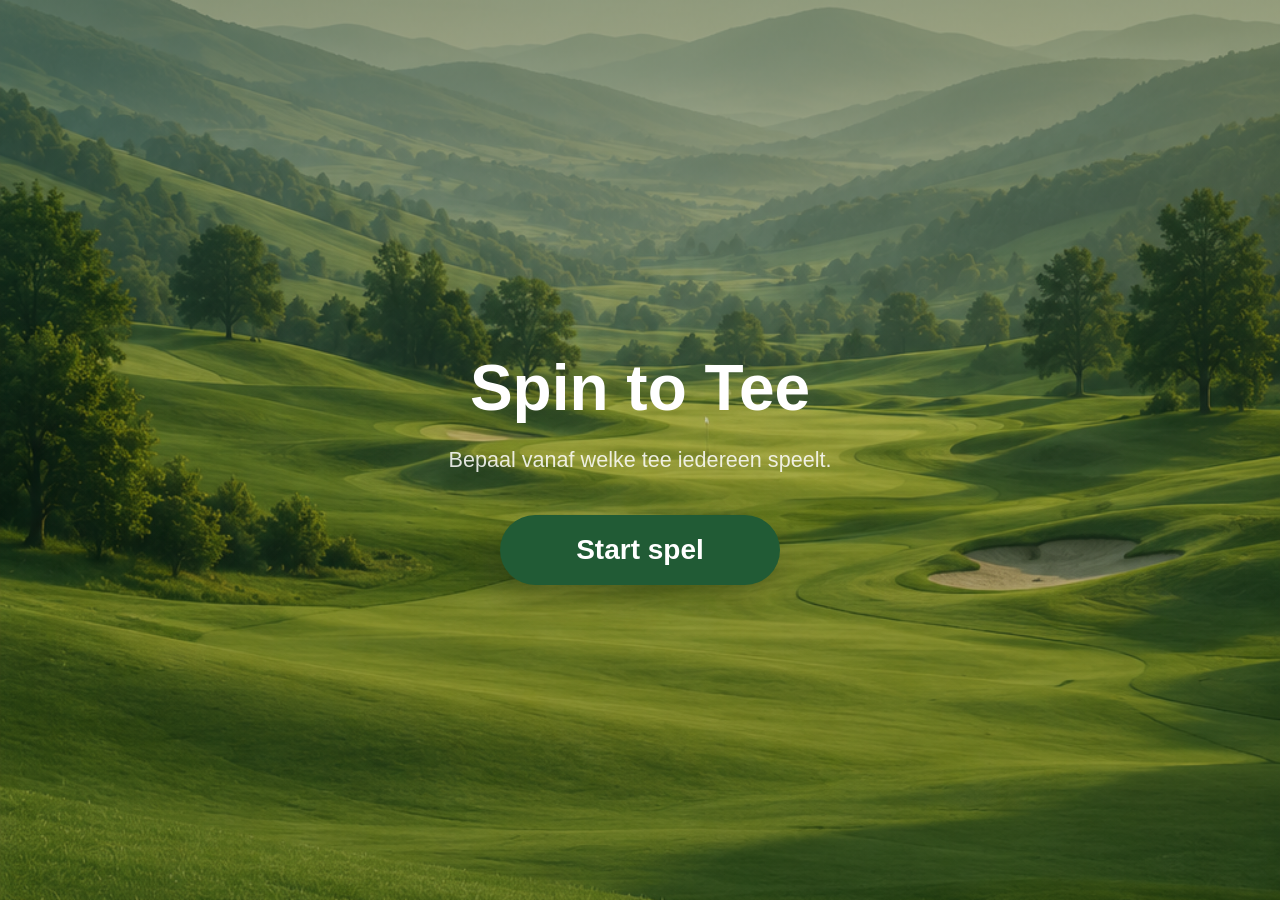
<file: index.html>
<!DOCTYPE html>
<html lang="nl">
<head>

<meta charset="UTF-8">
<meta name="viewport" content="width=device-width, initial-scale=1.0">

<title>Spin to Tee</title>

<link rel="stylesheet" href="css/style.css">
<link rel="stylesheet" href="css/home.css">

</head>

<body>

<main class="page homePage">

    <header class="pageHeader">

        <h1>Spin to Tee</h1>

        <p class="subtitle">
            Bepaal vanaf welke tee iedereen speelt.
        </p>

    </header>

    <button id="startButton">
        Start spel
    </button>

</main>

<script>

localStorage.removeItem("players");
localStorage.removeItem("tees");
localStorage.removeItem("results");
localStorage.removeItem("currentPlayer");

document
.getElementById("startButton")
.addEventListener("click", () => {

    localStorage.removeItem("players");
    localStorage.removeItem("tees");
    localStorage.removeItem("results");
    localStorage.removeItem("currentPlayer");

    location.href = "spelers.html";

});

</script>

</body>
</html>
</file>
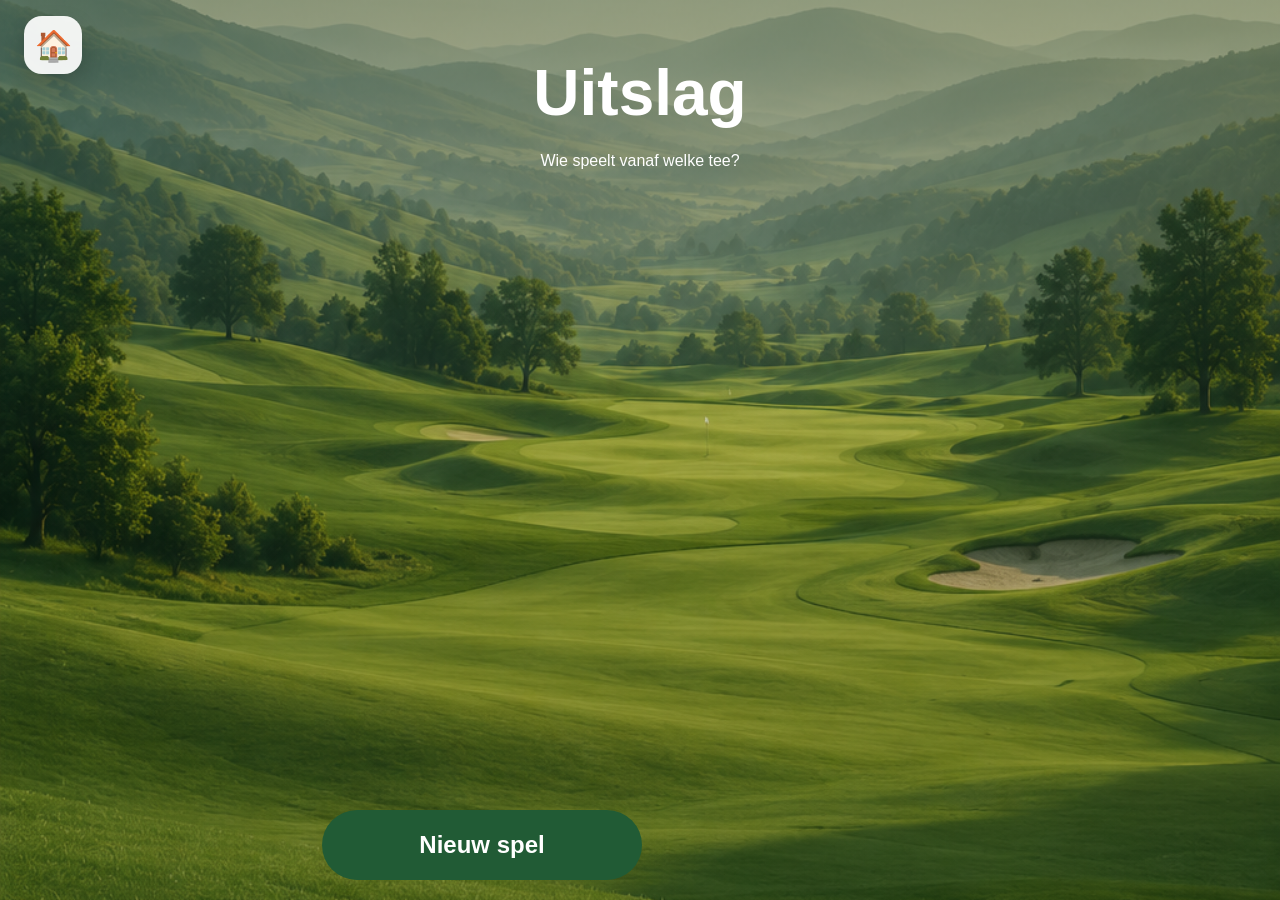
<file: resultaat.html>
<!DOCTYPE html>
<html lang="nl">

<head>

    <meta charset="UTF-8">
    <meta name="viewport" content="width=device-width, initial-scale=1.0">

    <title>Uitslag - Spin to Tee</title>

    <link rel="stylesheet" href="css/style.css">
    <link rel="stylesheet" href="css/spelers.css">
    <link rel="stylesheet" href="css/resultaat.css">

</head>

<body>

    <a href="index.html" class="homeButton">
        🏠
    </a>

    <main class="page resultsPage">

        <header class="pageHeader">

            <h1>Uitslag</h1>

            <p>Wie speelt vanaf welke tee?</p>

        </header>

        <section class="pageContent">

            <div id="results"></div>

        </section>

        <footer class="pageFooter">

            <button id="newGameButton">
                Nieuw spel
            </button>

        </footer>

    </main>

    <script src="js/resultaat.js"></script>

</body>

</html>
</file>
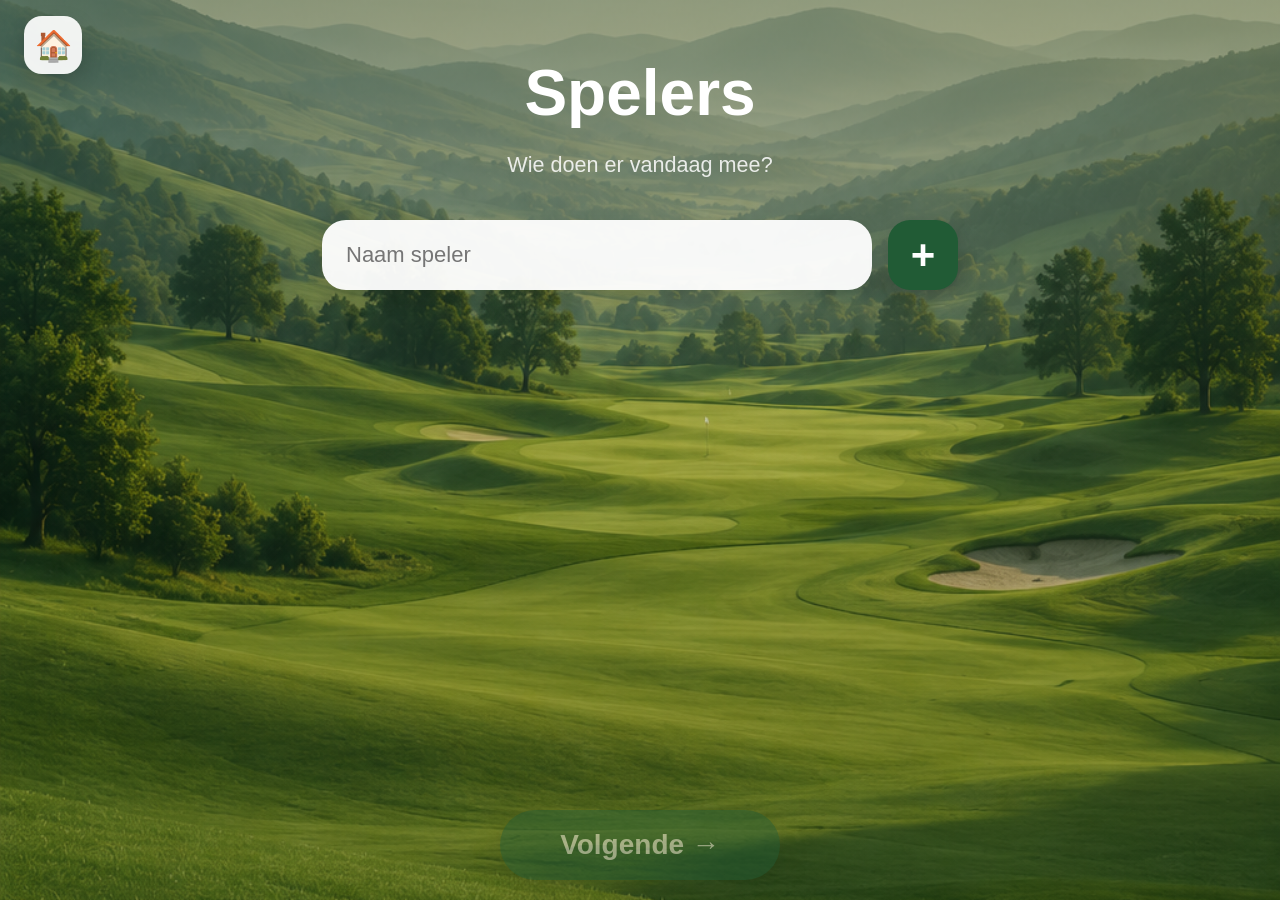
<file: spelers.html>
<!DOCTYPE html>
<html lang="nl">

<head>

<meta charset="UTF-8">
<meta name="viewport" content="width=device-width, initial-scale=1.0">

<title>Spelers - Spin to Tee</title>

<link rel="stylesheet" href="css/style.css">
<link rel="stylesheet" href="css/spelers.css">

</head>

<body>

<a href="index.html" class="homeButton">
    🏠
</a>

<main class="page playersPage">

    <header class="pageHeader">

        <h1>Spelers</h1>

        <p class="subtitle">
            Wie doen er vandaag mee?
        </p>

    </header>

    <section class="pageContent">

        <div class="addPlayer">

            <input
                type="text"
                id="playerInput"
                placeholder="Naam speler">

            <button id="addPlayerButton">
                +
            </button>

        </div>

        <div id="playerList"></div>

    </section>

    <footer class="pageFooter">

        <button
            id="nextButton"
            disabled>

            Volgende →

        </button>

    </footer>

</main>

<script src="js/spelers.js"></script>

</body>
</html>
</file>
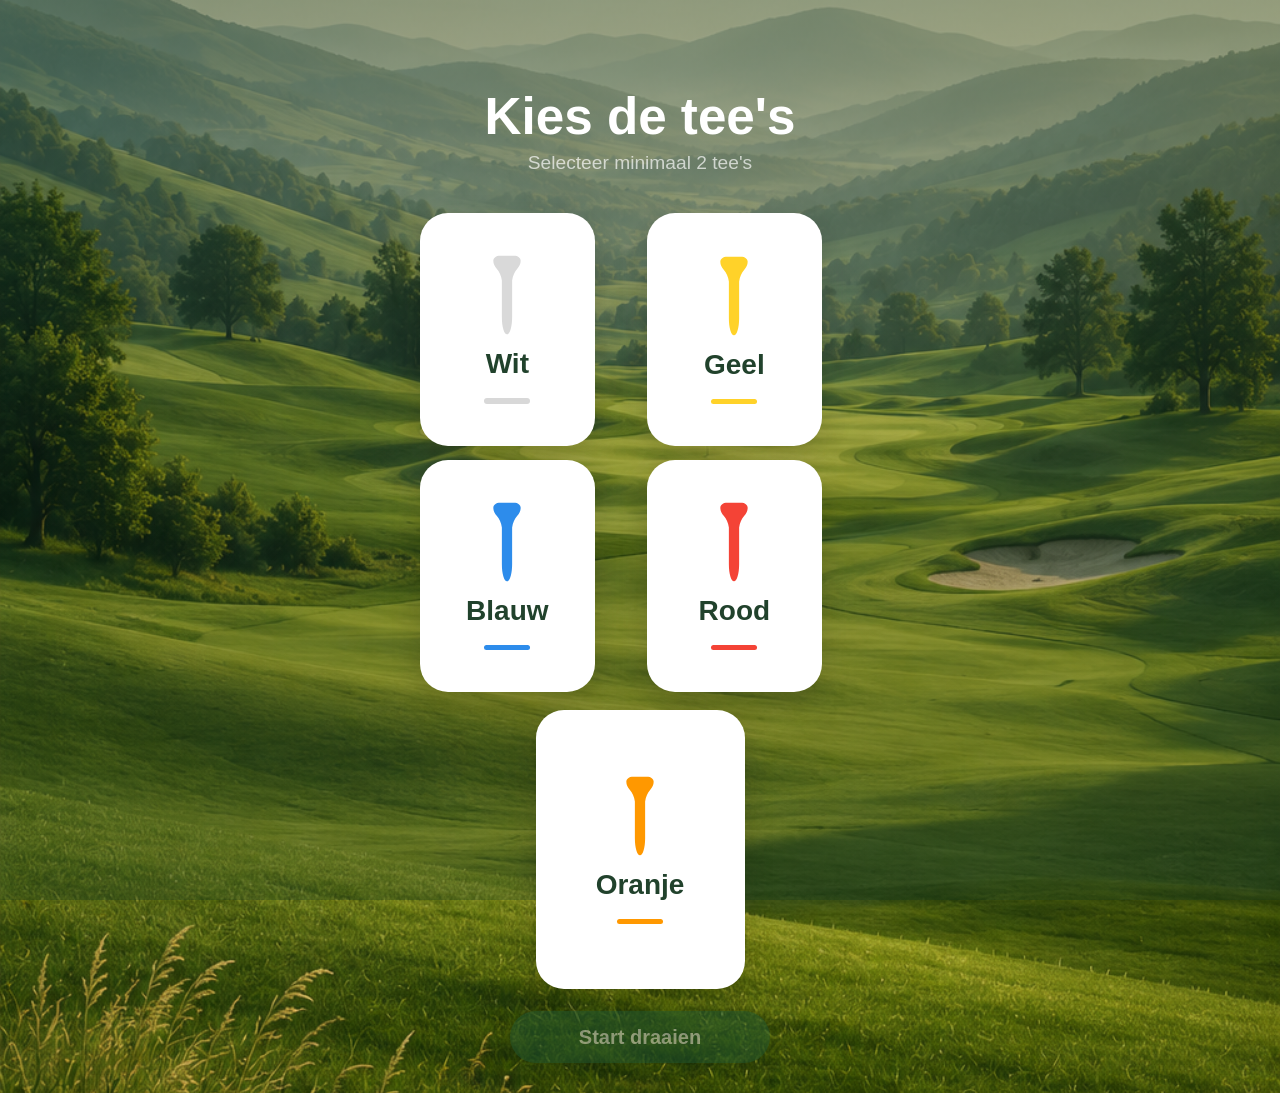
<file: tees.html>
<!DOCTYPE html>
<html lang="nl">

<head>

    <meta charset="UTF-8">
    <meta name="viewport" content="width=device-width, initial-scale=1.0">

    <title>Tee's kiezen - Spin to Tee</title>

    <link rel="stylesheet" href="css/style.css">
    <link rel="stylesheet" href="css/tees.css">

</head>

<body>

<div class="container">

    <h1>Kies de tee's</h1>

    <p class="subtitle">
        Selecteer minimaal 2 tee's
    </p>

    <div id="teeGrid">

        <!-- Wit -->
        <div class="teeCard">

            <input
                type="checkbox"
                id="wit"
                value="Wit">

            <label for="wit">

                <img
                    src="images/tee-wit.svg"
                    class="teeSvg"
                    alt="Wit">

                <span>Wit</span>

                <div class="teeLine wit"></div>

            </label>

        </div>

        <!-- Geel -->
        <div class="teeCard">

            <input
                type="checkbox"
                id="geel"
                value="Geel">

            <label for="geel">

            <img
                src="images/tee-geel.svg"
                class="teeSvg"
                alt="Geel">

            <span>Geel</span>

            <div class="teeLine geel"></div>

            </label>
        </div>

        <!-- Blauw -->
        <div class="teeCard">

            <input
                type="checkbox"
                id="blauw"
                value="Blauw">

            <label for="blauw">

            <img
                src="images/tee-blauw.svg"
                class="teeSvg"
                alt="Blauw">

            <span>Blauw</span>

            <div class="teeLine blauw"></div>

            </label>

        </div>

        <!-- Rood -->
        <div class="teeCard">

            <input
                type="checkbox"
                id="rood"
                value="Rood">

            <label for="rood">

            <img
                src="images/tee-rood.svg"
                class="teeSvg"
                alt="Rood">

            <span>Rood</span>

            <div class="teeLine rood"></div>

            </label>

        </div>

        <!-- Oranje -->
        <div class="teeCard">

            <input
                type="checkbox"
                id="oranje"
                value="Oranje">

            <label for="oranje">

            <img
                src="images/tee-oranje.svg"
                class="teeSvg"
                alt="Oranje">

            <span>Oranje</span>

            <div class="teeLine oranje"></div>

            </label>

        </div>

    </div>

    <button
        id="startButton"
        disabled>

        Start draaien

    </button>

</div>

<script src="js/tees.js"></script>

</body>


</html>
</file>
<file: css/style.css>
/*  RESET*/

*{
    margin:0;
    padding:0;
    box-sizing:border-box;
}

html{
    font-size:16px;
}

html,
body{
    width:100%;
    min-height:100dvh;
    overflow-x:hidden;
}

/*  BODY*/

body{

    background-image:
        linear-gradient(
            to bottom,
            rgba(18,55,32,.45),
            rgba(18,55,32,.10),
            rgba(18,55,32,.30)
        ),
        url("../images/background.png");

    background-size:cover;
    background-position:center;
    background-repeat:no-repeat;
    background-attachment:fixed;

    font-family:Arial,sans-serif;
    color:white;
}

/*  PAGINA LAYOUT*/

.page{

    width:min(100%,700px);

    height:100dvh;

    margin:0 auto;

    padding:
        max(56px, env(safe-area-inset-top))
        clamp(20px,5vw,32px)
        calc(env(safe-area-inset-bottom) + 20px);

    display:flex;

    flex-direction:column;

    overflow:hidden;
}

.homePage{

    justify-content:center;

    align-items:center;

    text-align:center;
}

/*  TEKST*/

h1{

    color:white;

    font-size:clamp(2.5rem,8vw,4rem);

    font-weight:700;

    margin-bottom:clamp(12px,3vw,20px);
}

h2{

    color:white;

    font-size:clamp(1.4rem,5vw,2rem);

    margin-bottom:clamp(16px,4vw,24px);
}

p{
    line-height:1.4;
}

.subtitle{

    font-size:clamp(1rem,4vw,1.35rem);

    opacity:.85;

    margin-bottom:clamp(24px,6vw,40px);

    text-align:center;
}

/*  BUTTONS*/

button{

    border:none;

    border-radius:999px;

    font-weight:700;

    cursor:pointer;

    transition:.25s;
}

button:hover{

    transform:translateY(-3px);
}

button:disabled{

    opacity:.45;

    cursor:not-allowed;
}

/*  INPUTS*/

input{

    width:100%;

    padding:16px;

    font-size:clamp(1rem,4vw,1.2rem);

    border:none;

    border-radius:12px;
}

/* HOME BUTTON */

.homeButton{

    position:fixed;

    top:max(16px, env(safe-area-inset-top));

    left:clamp(16px,4vw,24px);

    width:clamp(48px,12vw,58px);

    height:clamp(48px,12vw,58px);

    border-radius:18px;

    background:rgba(255,255,255,.92);

    display:flex;

    justify-content:center;

    align-items:center;

    text-decoration:none;

    font-size:clamp(22px,6vw,30px);

    box-shadow:0 8px 20px rgba(0,0,0,.18);

    transition:.25s;

    z-index:999;
}

.homeButton:hover{

    background:white;

    transform:translateY(-2px);
}
</file>
<file: css/home.css>
/*  START BUTTON*/

#startButton{

    width:280px;

    height:70px;

    border:none;

    border-radius:999px;

    background:#215B35;

    color:white;

    font-size:28px;

    font-weight:700;

    cursor:pointer;

    transition:.25s;

    box-shadow:
        0 12px 30px rgba(0,0,0,.18);

}

#startButton:hover{

    transform:translateY(-3px);

}
</file>
<file: css/spelers.css>
/* SPELER TOEVOEGEN */

.playersPage{

    flex:1;

    display:flex;

    flex-direction:column;
}
.pageHeader{

    flex-shrink:0;

    display:flex;

    flex-direction:column;

    align-items:center;

    text-align:center;
}

.pageContent{

    flex:1;

    min-height:0;

    display:flex;

    flex-direction:column;
}

.pageFooter{

    flex-shrink:0;

    padding-top:24px;
}

.addPlayer{

    display:flex;

    gap:16px;

    margin-bottom:30px;

}

#playerInput{

    flex:1;

    min-width:0;

    height:70px;

    border:none;

    border-radius:24px;

    padding:0 24px;

    font-size:22px;

    background:rgba(255,255,255,.95);

    outline:none;

    box-shadow:
        0 8px 20px rgba(0,0,0,.12);

}

#addPlayerButton{

    width:70px;

    height:70px;

    border:none;

    border-radius:22px;

    background:#215B35;

    color:white;

    font-size:42px;

    font-weight:600;

    cursor:pointer;

    display:flex;

    justify-content:center;

    align-items:center;

    padding:0;

    line-height:1;

    transition:.25s;

    box-shadow:
        0 8px 20px rgba(0,0,0,.18);

}

#addPlayerButton:hover{

    transform:translateY(-3px);

}

/* SPELERSLIJST */

#playerList{

    flex:1;

    min-height:0;

    overflow-y:auto;

    display:flex;

    flex-direction:column;

    gap:14px;

    padding-right:4px;

    padding-bottom:20px;
}
/* SPELERKAART */

.player{

    display:flex;

    align-items:center;

    justify-content:space-between;

    background:rgba(255,255,255,.94);

    border-radius:24px;

    padding:clamp(14px,3vw,18px)
        clamp(16px,4vw,20px);

    box-shadow:
        0 10px 25px rgba(0,0,0,.12);

    transition:.25s;

}

.player:hover{

    transform:translateY(-2px);

}

/* LINKERKANT */

.playerInfo{

    display:flex;

    align-items:center;

    gap:18px;

}

.playerAvatar{

    width:clamp(44px,11vw,52px);

    height:clamp(44px,11vw,52px);

    border-radius:50%;

    background:#215B35;

    color:white;

    display:flex;

    justify-content:center;

    align-items:center;

    font-size:clamp(18px,5vw,24px);

    font-weight:bold;

}

.playerName{

    font-size:28px;

    font-weight:600;

    color:#21422c;

}

/* VERWIJDERKNOP */

.removeButton{

    width:52px;

    height:52px;

    border:none;

    border-radius:50%;

    background:#F5F5F5;

    cursor:pointer;

    font-size:clamp(1.3rem,5vw,1.75rem);

    transition:.25s;

}

.removeButton:hover{

    background:#E8E8E8;

    transform:scale(1.05);

}

/* VOLGENDE */

#nextButton{

    display:block;

    width:280px;

    height:70px;

    margin:0 auto;

    border:none;

    border-radius:999px;

    background:#215B35;

    color:white;

    font-size:28px;

    font-weight:700;

    cursor:pointer;

    transition:.25s;

    box-shadow:
        0 12px 30px rgba(0,0,0,.18);

}

#nextButton:hover{

    transform:translateY(-3px);

}

#nextButton:disabled{

    opacity:.45;

    cursor:not-allowed;

}
</file>
<file: css/resultaat.css>
.playersPage{

    flex:1;

    display:flex;

    flex-direction:column;
}

.pageHeader{

    flex-shrink:0;

    display:flex;

    flex-direction:column;

    align-items:center;

    text-align:center;
}

.subtitle{

    text-align:center;

    color:rgba(255,255,255,.8);

    font-size:clamp(1rem,4vw,1.4rem);

    margin-bottom:clamp(24px,5vw,40px);
}

#results{

    flex:1;

    width:100%;

    display:flex;

    flex-direction:column;

    gap:clamp(12px,3vw,18px);

    overflow-y:auto;

    padding-right:4px;
}

.resultBadge{

    display:flex;

    align-items:center;

    gap:8px;

    padding:clamp(8px,2vw,10px)
            clamp(12px,3vw,18px);

    border-radius:999px;

    color:white;

    font-size:clamp(.9rem,3vw,1.1rem);

    font-weight:700;

    flex-shrink:0;
}

.resultBadge.blauw{

    color:#0057B8;

}

.resultBadge.rood{

    color:#C62828;

}

.resultBadge.oranje{

    color:#E67E00;

}

.resultBadge.geel{

    color:#A36B00;

}

.resultBadge.wit{

    color:#666;

}

#newGameButton{

    width:min(100%,320px);

    height:clamp(56px,9vw,70px);

    margin:clamp(24px,5vw,40px) auto 0;

    border:none;

    border-radius:999px;

    background:#215B35;

    color:white;

    font-size:clamp(1.1rem,4vw,1.5rem);

    font-weight:700;

    cursor:pointer;

    transition:.25s;
}

#newGameButton:hover{

    transform:translateY(-3px);
}
</file>
<file: css/tees.css>
/* PAGINA */

.container{

    width:min(90%,480px);

    margin:0 auto;

    padding:90px 20px 40px;

    padding-bottom:calc(env(safe-area-inset-bottom) + 30px);

    text-align:center;

}


/* TITELS */

h1{

    font-size:clamp(2.3rem,8vw,3.2rem);

    font-weight:700;

    line-height:1.05;

    margin-bottom:6px;

}

.subtitle{

    font-size:clamp(1rem,4vw,1.2rem);

    color:rgba(255,255,255,.8);

    margin-bottom:36px;

}


/* GRID */

#teeGrid{

    display:grid;

    grid-template-columns:repeat(2,1fr);

    gap:14px;

}


/* TEE CARD */

.teeCard{

    position:relative;

}

.teeCard input{

    display:none;

}

.teeCard label{

    width:82%;

    aspect-ratio:3 / 4;

    justify-self:center;

    background:white;

    border-radius:28px;

    border:2px solid transparent;

    display:flex;

    flex-direction:column;

    justify-content:center;

    align-items:center;

    cursor:pointer;

    position:relative;

    transition:.25s;

    box-shadow:
        0 10px 30px rgba(0,0,0,.15);

}

.teeCard label:hover{

    transform:translateY(-4px);

    box-shadow:
        0 18px 40px rgba(0,0,0,.22);

}


/* SVG */

.teeSvg{

    width:42px;

    height:82px;

    margin-bottom:12px;

}

.teeSvg path{

    fill:currentColor;

}


/* TITEL */

.teeCard span{

    font-size:clamp(1.45rem,4.8vw,1.75rem);

    font-weight:700;

    color:#21422c;

}


/* LIJN */

.teeLine{

    width:46px;

    height:5px;

    margin-top:18px;

    border-radius:999px;

}


/* KLEUREN */

.wit{

    background:white;

    border:3px solid #d8d8d8;

}

.geel{

    background:#FFD229;

}

.blauw{

    background:#2D8CEB;

}

.rood{

    background:#F44336;

}

.oranje{

    background:#FF9800;

}

.teeSvg.wit{

    color:#d8d8d8;

}

.teeSvg.geel,
.teeSvg.blauw,
.teeSvg.rood,
.teeSvg.oranje{

    color:white;

}

.teeLine.wit{

    background:#d8d8d8;

}

.teeLine.geel{

    background:#FFD229;

}

.teeLine.blauw{

    background:#2D8CEB;

}

.teeLine.rood{

    background:#F44336;

}

.teeLine.oranje{

    background:#FF9800;

}


/* SELECTIE */

.teeCard input:checked + label{

    transform:translateY(-6px);

    box-shadow:
        0 20px 40px rgba(0,0,0,.22);

}

.teeCard input:checked + label::after{

    content:"✓";

    position:absolute;

    top:16px;

    right:16px;

    width:30px;

    height:30px;

    border-radius:50%;

    background:#215B35;

    color:white;

    display:flex;

    justify-content:center;

    align-items:center;

    font-size:18px;

    font-weight:700;

}

#wit:checked + label{

    border-color:#d8d8d8;

}

#geel:checked + label{

    border-color:#FFD229;

}

#blauw:checked + label{

    border-color:#2D8CEB;

}

#rood:checked + label{

    border-color:#F44336;

}

#oranje:checked + label{

    border-color:#FF9800;

}

/*   VIJFDE TEE CENTREREN
   (verwijderen zodra er een 6e tee komt) */

#teeGrid .teeCard:last-child{

    grid-column:1 / -1;

    display:flex;

    justify-content:center;

}

#teeGrid .teeCard:last-child label{

    width:calc(50% - 11px);

}

#teeGrid .teeCard:last-child{

    margin-top:4px;

}


/* START BUTTON */

#startButton{

    width:88%;

    max-width: 260px;

    height:52px;

    margin:22px auto 0;

    border-radius:999px;

    background:#215B35;

    color:white;

    font-size:20px;

    font-weight:700;

}

#startButton:disabled{

    opacity:.45;

    cursor:not-allowed;

}

#startButton:not(:disabled):hover{

    transform:translateY(-3px);

}
</file>
